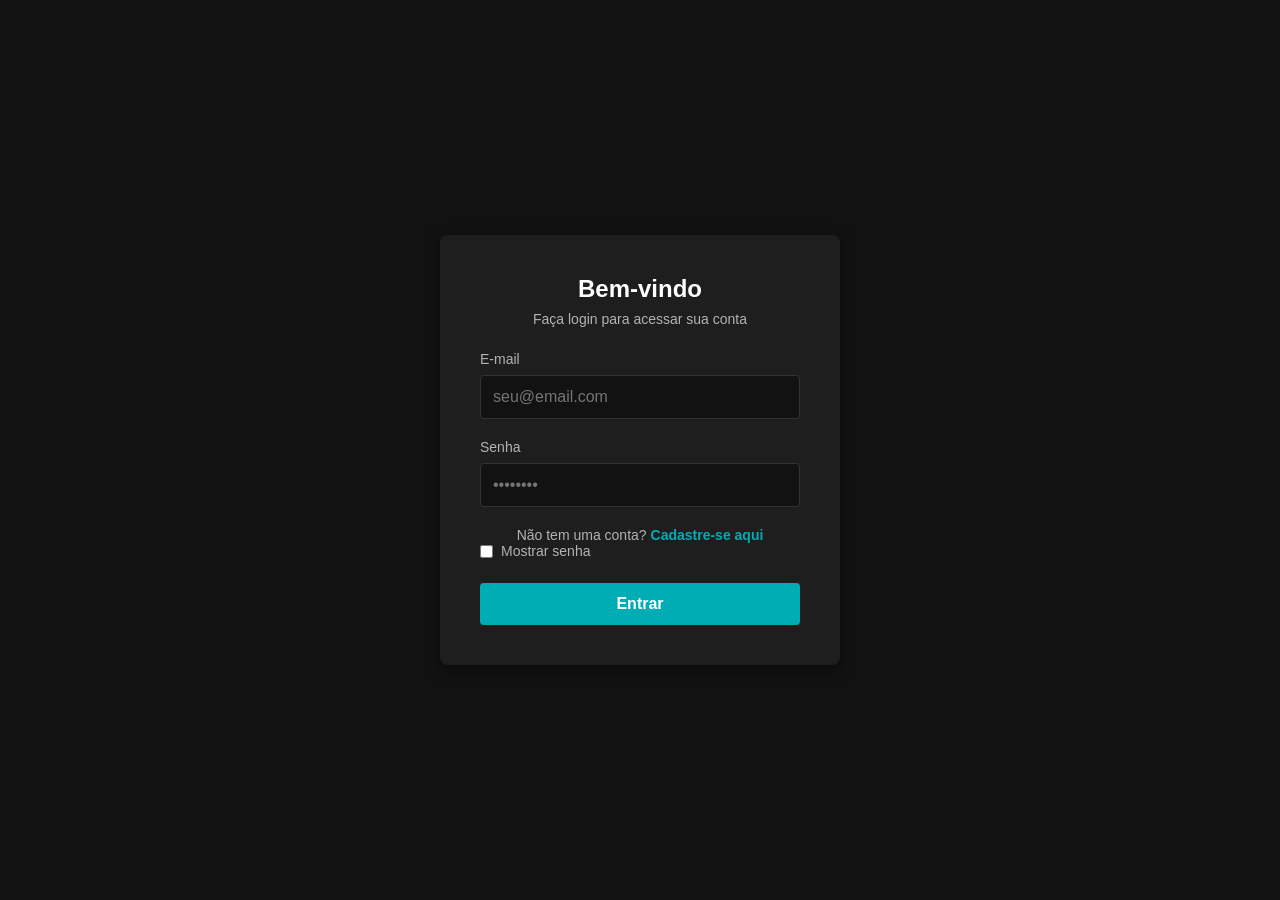
<file: index.html>
<!DOCTYPE html>
<html lang="pt-BR">
<head>
  <meta charset="UTF-8">
  <meta name="viewport" content="width=device-width, initial-scale=1.0">
  <title>Login</title>
  <link rel="stylesheet" href="css/style.css">
</head>
<body>

  <div class="login-container">
    <h2>Bem-vindo</h2>
    <p>Faça login para acessar sua conta</p>
    
    <form>
      <div class="input-group">
        <label for="email">E-mail</label>
        <input type="email" id="email" placeholder="seu@email.com" required>
      </div>
      
      <div class="input-group">
        <label for="senha">Senha</label>
        <input type="password" id="senha" placeholder="••••••••" required>
      </div>
      
      <div class="cadastro-link">
        <p>Não tem uma conta? <a href="createacount.html">Cadastre-se aqui</a></p>
      </div>

      <div class="checkbox-container">
        <input type="checkbox" id="ver-senha">
        <label for="ver-senha">Mostrar senha</label>
      </div>
      
      <button type="submit">Entrar</button>
    </form>
  </div>

  <script src="javascript/script.js"></script>
</body>
</html>
</file>
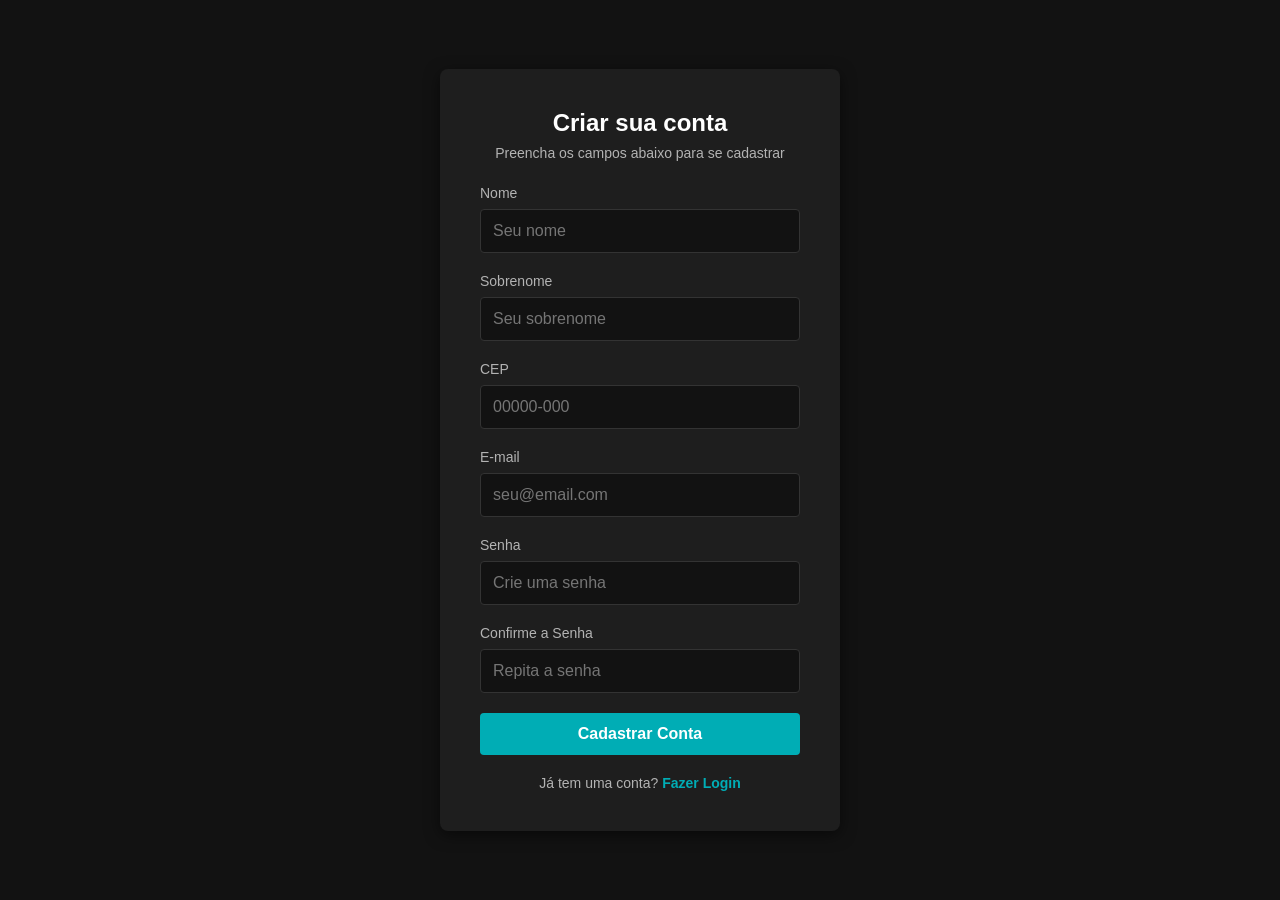
<file: createacount.html>
<!DOCTYPE html>
<html lang="pt-BR">
<head>
  <meta charset="UTF-8">
  <meta name="viewport" content="width=device-width, initial-scale=1.0">
  <title>Criar Conta</title>
  <link rel="stylesheet" href="css/style.css">
</head>
<body>

  <div class="login-container">
    <h2>Criar sua conta</h2>
    <p>Preencha os campos abaixo para se cadastrar</p>
    
    <form id="form-cadastro">
      <div class="input-group">
        <label for="nome">Nome</label>
        <input type="text" id="nome" placeholder="Seu nome" required>
      </div>

      <div class="input-group">
        <label for="sobrenome">Sobrenome</label>
        <input type="text" id="sobrenome" placeholder="Seu sobrenome" required>
      </div>

      <div class="input-group">
        <label for="cep">CEP</label>
        <input type="text" id="cep" placeholder="00000-000" maxlength="9" required>
      </div>
      
      <div class="input-group">
        <label for="email-cadastro">E-mail</label>
        <input type="email" id="email-cadastro" placeholder="seu@email.com" required>
      </div>
      
      <div class="input-group">
        <label for="senha-cadastro">Senha</label>
        <input type="password" id="senha-cadastro" placeholder="Crie uma senha" required>
      </div>

      <div class="input-group">
        <label for="confirma-senha">Confirme a Senha</label>
        <input type="password" id="confirma-senha" placeholder="Repita a senha" required>
      </div>
      
      <button type="submit" id="send-btn">Cadastrar Conta</button>

      <div class="cadastro-link">
        <p>Já tem uma conta? <a href="index.html">Fazer Login</a></p>
      </div>
    </form>
  </div>

  <script src="javascript/cadastro.js"></script>
</body>
</html>
</file>
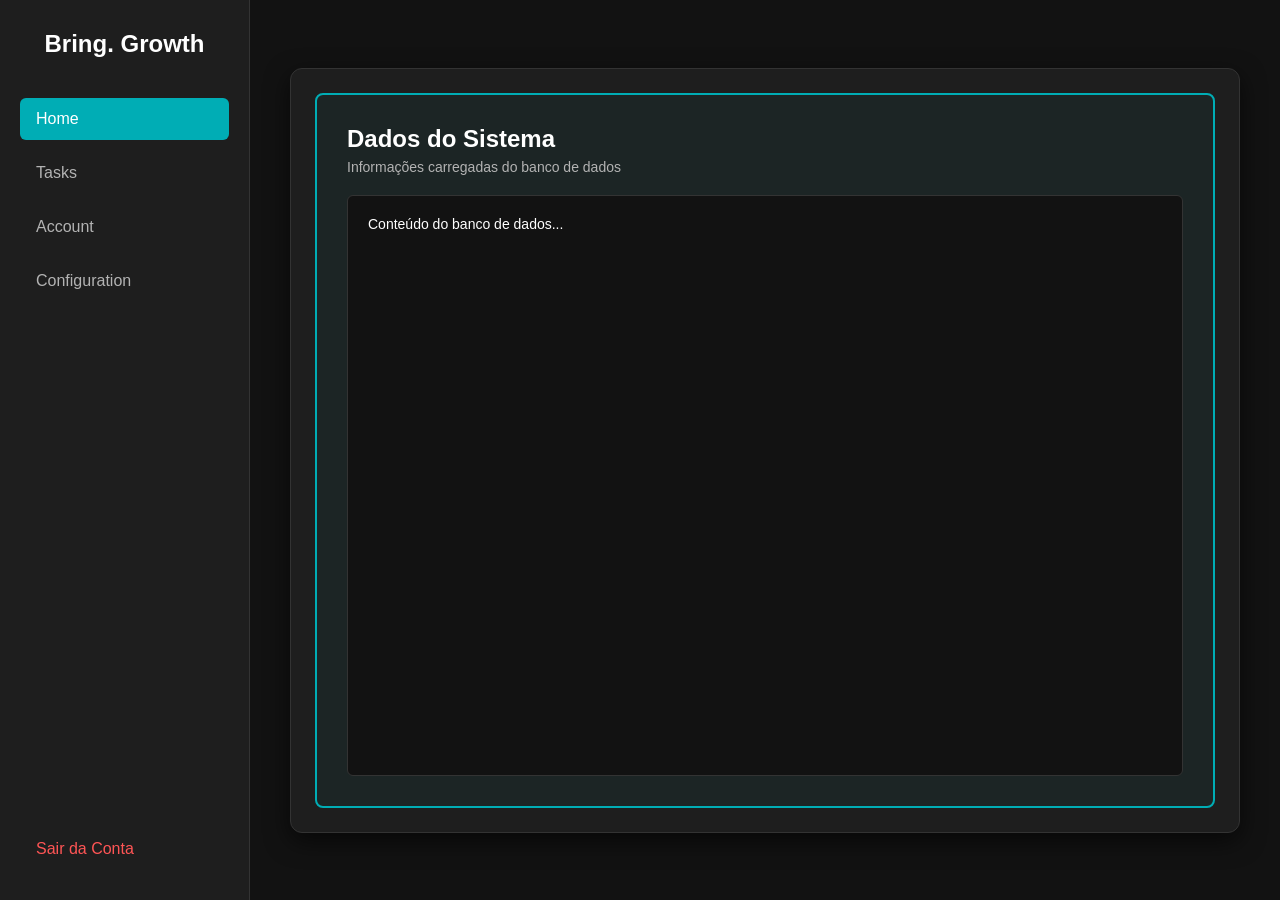
<file: homeScrean.html>
<!DOCTYPE html>
<html lang="pt-BR">
<head>
  <meta charset="UTF-8">
  <meta name="viewport" content="width=device-width, initial-scale=1.0">
  <title>Home</title>
  <link rel="stylesheet" href="css/style.css">
</head>
<body>

  <div class="dashboard-layout">
    
    <aside class="sidebar">
      <h2 class="logo">Bring. Growth</h2>
      
      <nav>
        <a href="homeScrean.html" class="menu-item ativo">Home</a>
        <a href="#" class="menu-item " id="tasks">Tasks</a>
        <a href="#" class="menu-item " id="account">Account</a>
        <a href="#" class="menu-item " id="config">Configuration</a>
      </nav>
      
      <a href="index.html" class="menu-item sair">Sair da Conta</a>
    </aside>
  </div>
  <div class="main-content">
    <div class="frame-container">
      <div class="frame-conteudo">
        <h2>Dados do Sistema</h2>
        <p>Informações carregadas do banco de dados</p>
        
        <div class="dados-wrapper">
          <p style="color: var(--texto-principal);">Conteúdo do banco de dados...</p>
        </div>
      </div>
    </div>
  </div>

  <script src="javascript/home.js"></script>

</body>
</html>
</file>
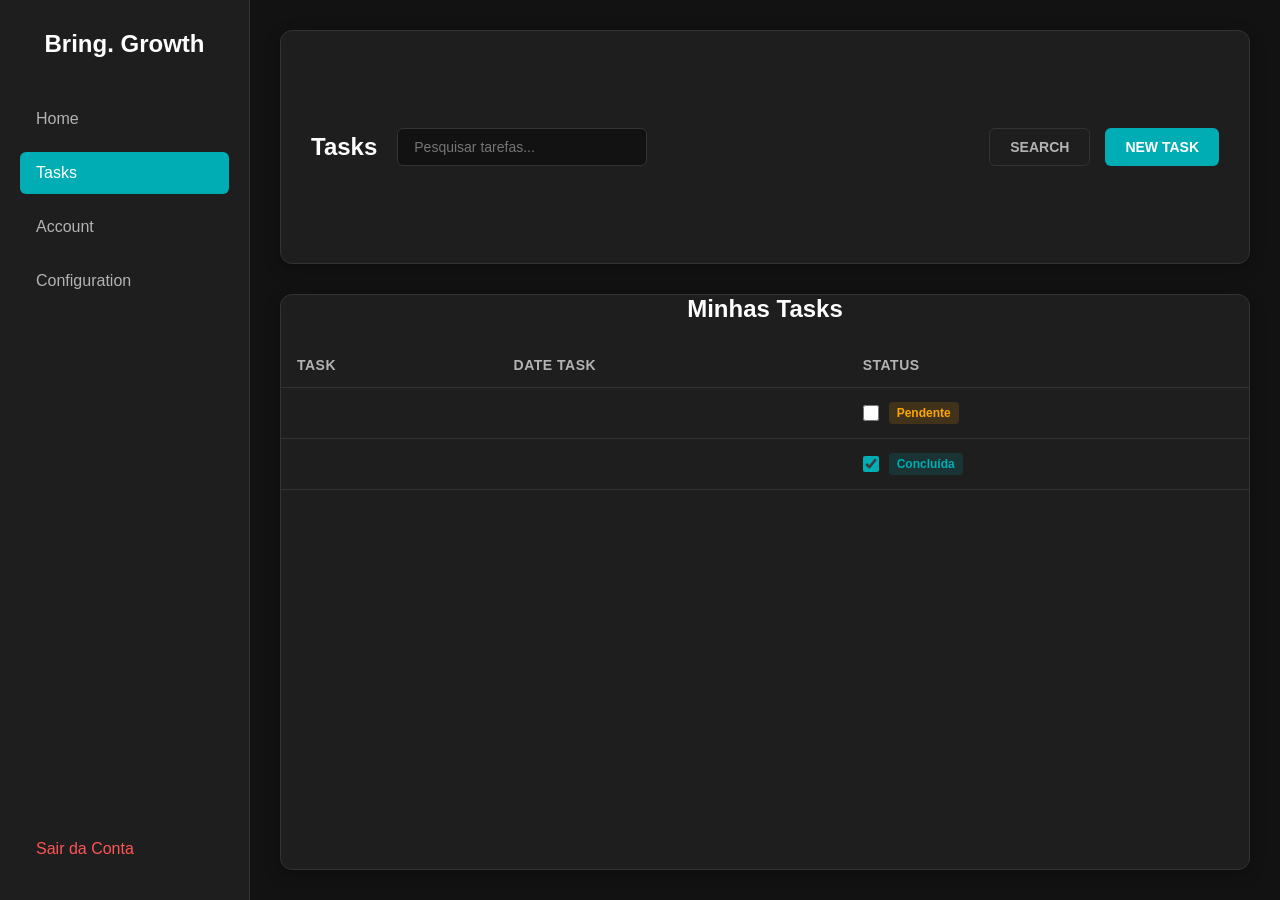
<file: tasksScrean.html>
<!DOCTYPE html>
<html lang="pt-BR">
<head>
  <meta charset="UTF-8">
  <meta name="viewport" content="width=device-width, initial-scale=1.0">
  <title>Tasks</title>
  <link rel="stylesheet" href="css/style.css">
</head>
<body>

  <div class="dashboard-layout">
    
    <aside class="sidebar">
      <h2 class="logo">Bring. Growth</h2>
      
      <nav id="sidebar-nav">
        <a href="homeScrean.html" class="menu-item" id="home">Home</a>
        <a href="#" class="menu-item ativo" id="tasks">Tasks</a>
        <a href="#" class="menu-item" id="account">Account</a>
        <a href="#" class="menu-item" id="config">Configuration</a>
      </nav>
      
      <a href="index.html" class="menu-item sair">Sair da Conta</a>
    </aside>

    <main class="main-content layout-tasks">
            <div class="task-superior">
        
        <div class="task-sup-esquerda">
          <h2>Tasks</h2>
          <input type="text" class="input-pesquisa" placeholder="Pesquisar tarefas...", id="inputSearch">
        </div>

        <div class="task-sup-direita">
          <button class="btn-secundario" id="searchButton">SEARCH</button>
          <button class="btn-primario">NEW TASK</button>
        </div>

      </div>
      
      <div class="task-inferior">
        <h2>Minhas Tasks</h2>
        
        <table class="tabela-tasks">
          <thead>
            <tr>
              <th>TASK</th>
              <th>DATE TASK</th>
              <th>STATUS</th>
            </tr>
          </thead>
          <tbody id="tabela-tasks-corpo">
            <tr>
              <td></td>
              <td></td>
              <td>
                <div class="status-container">
                  <input type="checkbox" class="task-checkbox">
                  <span class="badge pendente">Pendente</span>
                </div>
              </td>
            </tr>
            <tr>
              <td></td>
              <td></td>
              <td>
                <div class="status-container">
                  <input type="checkbox" class="task-checkbox" checked>
                  <span class="badge concluida">Concluída</span>
                </div>
              </td>
            </tr>
          </tbody>
        </table>

      </div>
    </main>

  </div>

  <script src="javascript/tasks.js"></script>

</body>
</html>
</file>
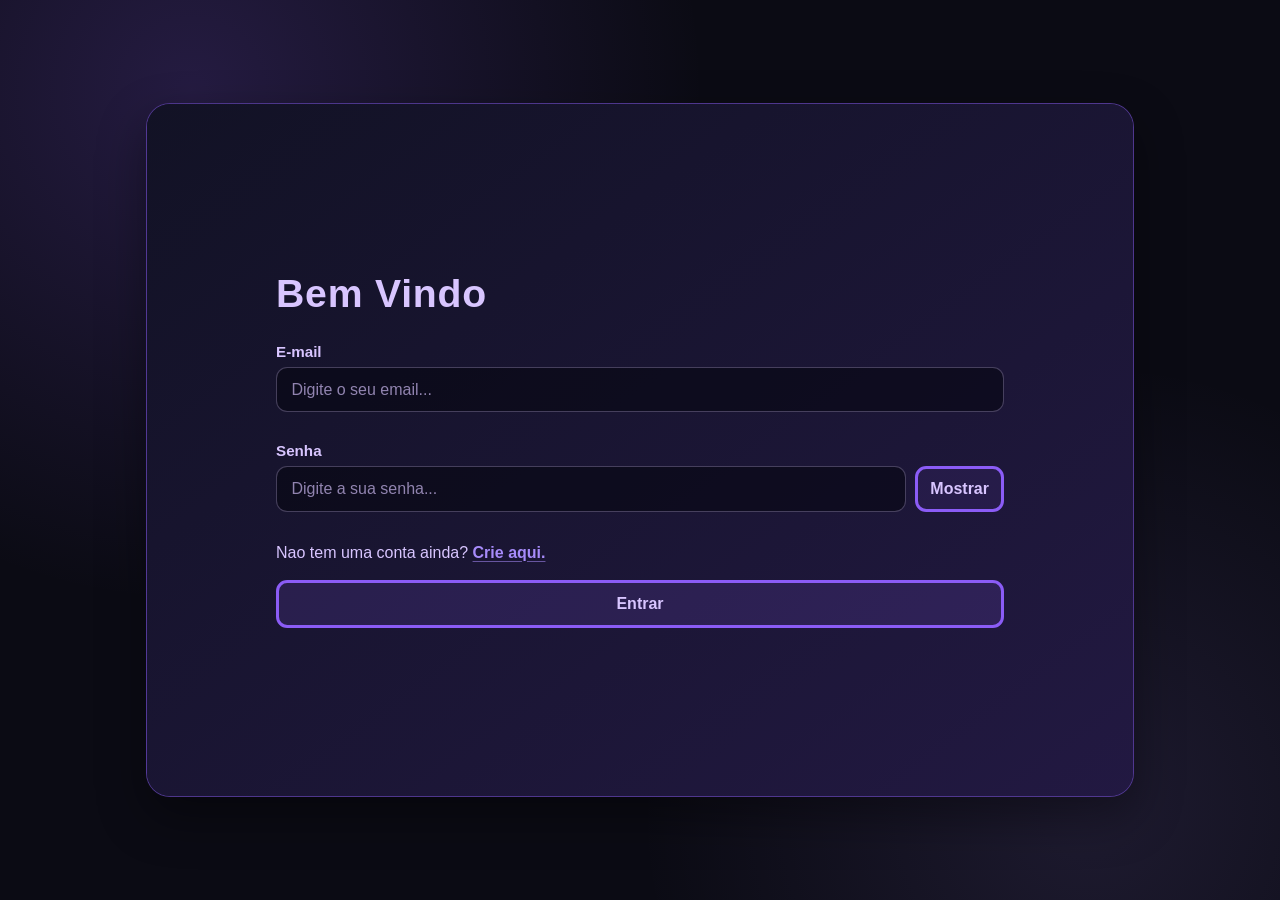
<file: frontend/src/pages/login_screen.html>
<!DOCTYPE html>
<html lang="pt-BR">
  <head>
    <meta charset="UTF-8" />
    <meta name="viewport" content="width=device-width, initial-scale=1.0" />
    <meta name="description" content="Acesse ou crie a sua conta no TASK-HUB." />
    <title>Entrar | TASK-HUB</title>
    <link rel="stylesheet" href="../assets/style/login/login.css" />
    <script src="../utils/show_password.js" defer></script>
  </head>
  <body>
    <main class="login-page">
      <section class="auth-shell" aria-label="Acesso à conta">
        <input
          class="auth-state"
          type="radio"
          name="auth-view"
          id="show-login"
          aria-label="Mostrar formulário de login"
          checked
        />
        <input
          class="auth-state"
          type="radio"
          name="auth-view"
          id="show-register"
          aria-label="Mostrar formulário de cadastro"
        />

        <div class="auth-stage">
          <div class="auth-track">
            <form class="auth-form login-form" action="#" method="post" id="login-form">
              <div class="form-content">
                <h1>Bem Vindo</h1>

                <div class="field">
                  <label for="login-email">E-mail</label>
                  <input
                    id="login-email"
                    name="email"
                    type="email"
                    autocomplete="email"
                    placeholder="Digite o seu email..."
                    required
                  />
                </div>

                <div class="field">
                  <label for="login-password">Senha</label>
                  <div class="password-control">
                    <input
                      id="login-password"
                      name="password"
                      type="password"
                      autocomplete="current-password"
                      placeholder="Digite a sua senha..."
                      required
                    />
                    <button
                      class="password-toggle"
                      type="button"
                      data-password-toggle
                      data-password-target="login-password"
                      aria-controls="login-password"
                      aria-pressed="false"
                      aria-label="Mostrar senha"
                    >
                      Mostrar
                    </button>
                  </div>
                </div>

                <p class="form-switch">
                  Nao tem uma conta ainda?
                  <label class="switch-link" for="show-register">Crie aqui.</label>
                </p>

                <button class="submit-button" id="login-submit" type="submit">Entrar</button>
              </div>
            </form>

            <form class="auth-form register-form" action="#" method="post" id="register-form">
              <div class="form-content">
                <h2>Crie sua conta</h2>

                <div class="register-grid">
                  <div class="register-main">
                    <div class="field">
                      <label for="name_user">Nome</label>
                      <input
                        id="name_user"
                        name="first-name"
                        type="text"
                        autocomplete="given-name"
                        placeholder="Digite o seu nome..."
                        required
                      />
                    </div>

                    <div class="field">
                      <label for="lastname_user">Sobrenome</label>
                      <input
                        id="lastname_user"
                        name="last-name"
                        type="text"
                        autocomplete="family-name"
                        placeholder="Digite o seu sobrenome..."
                        required
                      />
                    </div>

                    <div class="field">
                      <label for="tel_number_user">Número de telefone</label>
                      <input
                        id="tel_number_user"
                        name="phone"
                        type="tel"
                        autocomplete="tel"
                        placeholder="Digite a seu numero de telefone..."
                        required
                      />
                    </div>

                    <div class="field">
                      <label for="email_user">E-mail</label>
                      <input
                        id="email_user"
                        name="email"
                        type="email"
                        autocomplete="email"
                        placeholder="Digite o seu email..."
                        required
                      />
                    </div>

                    <div class="field">
                      <label for="password_user">Senha</label>
                      <div class="password-control">
                        <input
                          id="password_user"
                          name="password"
                          type="password"
                          autocomplete="new-password"
                          placeholder="Digite o sua senha..."
                          required
                        />
                        <button
                          class="password-toggle"
                          type="button"
                          data-password-toggle
                          data-password-target="password_user"
                          aria-controls="password_user"
                          aria-pressed="false"
                          aria-label="Mostrar senha"
                        >
                          Mostrar
                        </button>
                      </div>
                    </div>

                    <div class="field">
                      <label for="register-password-confirmation">Confirmar senha</label>
                      <div class="password-control">
                        <input
                          id="register-password-confirmation"
                          name="password-confirmation"
                          type="password"
                          autocomplete="new-password"
                          placeholder="Digite novamente a senha..."
                          required
                        />
                        <button
                          class="password-toggle"
                          type="button"
                          data-password-toggle
                          data-password-target="register-password-confirmation"
                          aria-controls="register-password-confirmation"
                          aria-pressed="false"
                          aria-label="Mostrar senha"
                        >
                          Mostrar
                        </button>
                      </div>
                    </div>

                    <p class="form-switch">
                      Já tem uma conta?
                      <label class="switch-link" for="show-login">Entre aqui.</label>
                    </p>
                  </div>

                  <aside class="register-side">
                    <div class="avatar-card">
                      <label class="avatar-picker avatar-picker-register" for="register-avatar-input" aria-label="Selecionar imagem de perfil">
                        <input id="register-avatar-input" type="file" accept="image/png, image/jpeg" hidden />
                        <span class="avatar-placeholder">+</span>
                        <p>Clique para adicionar uma foto</p>
                      </label>
                    </div>

                    <div class="register-actions">
                      <button class="submit-button" id="register-submit" type="submit">Criar conta</button>
                    </div>
                  </aside>
                </div>
              </div>
            </form>
          </div>
        </div>
      </section>
    </main>

  <script type="module" src="../services/user/record_user.js"></script>
  <script type="module" src="../services/user/login.js"></script>
</body>
</html>
</file>
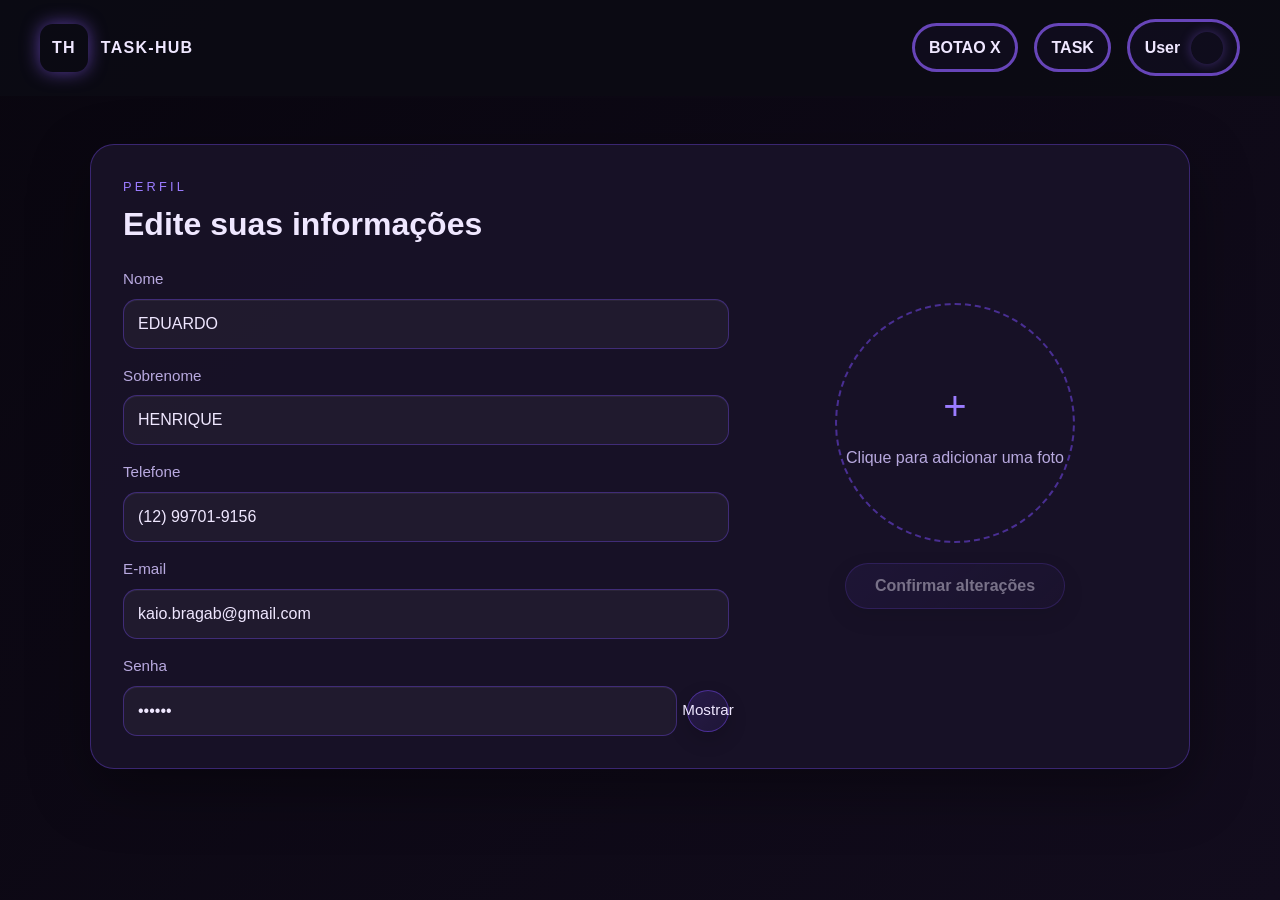
<file: frontend/src/pages/user_screen.html>
<!DOCTYPE html>
<html lang="pt-BR">
<head>
  <meta charset="UTF-8" />
  <meta name="viewport" content="width=device-width, initial-scale=1.0" />
  <title>Usuário | TASK-HUB</title>
  <link rel="stylesheet" href="../assets/style/reset.css" />
  <link rel="stylesheet" href="../assets/style/navbar.css" />
  <link rel="stylesheet" href="../assets/style/index_css/navbar_index.css" />
  <link rel="stylesheet" href="../assets/style/user/user_style.css" />
</head>
<body>
  <div id="navbar-container"></div>

  <main class="user-page">
    <section class="user-card" aria-label="Informações do usuário">
      <div class="user-panel user-panel-left">
        <div class="panel-heading">
          <p class="eyebrow">Perfil</p>
          <h1>Edite suas informações</h1>
        </div>

        <form class="user-form" id="user-form">
          <div class="form-row">
            <label class="field-group">
              <span>Nome</span>
              <div class="field-with-action">
                <input type="text" value="EDUARDO" />
              </div>
            </label>
          </div>

          <div class="form-row">
            <label class="field-group">
              <span>Sobrenome</span>
              <div class="field-with-action">
                <input type="text" value="HENRIQUE" />
              </div>
            </label>
          </div>

          <div class="form-row">
            <label class="field-group">
              <span>Telefone</span>
              <div class="field-with-action">
                <input type="text" value="(12) 99701-9156" />
              </div>
            </label>
          </div>

          <div class="form-row">
            <label class="field-group">
              <span>E-mail</span>
              <div class="field-with-action">
                <input type="email" value="kaio.bragab@gmail.com" />
              </div>
            </label>
          </div>

          <div class="form-row">
            <label class="field-group">
              <span>Senha</span>
              <div class="field-with-action password-field">
                <input id="user-password" type="password" value="123123" />
                <div class="password-actions">
                  <button type="button" class="icon-btn" data-password-toggle data-password-target="user-password" aria-label="Mostrar senha">👁</button>
                </div>
              </div>
            </label>
          </div>
        </form>
      </div>

      <div class="user-panel user-panel-right">
        <div class="avatar-section">
          <label class="avatar-picker" for="avatar-input" aria-label="Selecionar imagem de perfil">
            <input id="avatar-input" type="file" accept="image/png, image/jpeg" hidden />
            <span class="avatar-placeholder">+</span>
            <p>Clique para adicionar uma foto</p>
          </label>

          <button type="button" class="confirm-btn" id="confirm-updates" disabled>Confirmar alterações</button>
        </div>
      </div>
    </section>
  </main>

  <script src="../components/navbar.js"></script>
  <script src="../utils/show_password.js"></script>
  <script type="module" src="../services/pages_js/user_screen.js"></script>
</body>
</html>
</file>
<file: css/style.css>
/* Definição do tema escuro global */
:root {
  --bg-principal: #121212;       /* Fundo ultra escuro */
  --bg-card: #1e1e1e;            /* Fundo do card de login */
  --texto-principal: #ffffff;    /* Texto branco de alto contraste */
  --texto-secundario: #b3b3b3;   /* Texto cinza para elementos de apoio */
  --cor-destaque: #00adb5;       /* Cor dos botões, links e focos */
  --borda: #333333;              /* Cor das bordas dos inputs */
}

/* Reset básico de margens e preenchimentos */
* {
  margin: 0;
  padding: 0;
  box-sizing: border-box;
}

/* Centralização da tela de login na página */
body {
  background-color: var(--bg-principal);
  color: var(--texto-principal);
  font-family: 'Segoe UI', Tahoma, Geneva, Verdana, sans-serif;
  display: flex;
  justify-content: center;
  align-items: center;
  height: 100vh;
}

/* Container principal do login (Card) */
.login-container {
  background-color: var(--bg-card);
  padding: 40px;
  border-radius: 8px;
  box-shadow: 0 4px 15px rgba(0, 0, 0, 0.5);
  width: 100%;
  max-width: 400px;
}

h2 {
  margin-bottom: 8px;
  text-align: center;
}

p {
  color: var(--texto-secundario);
  margin-bottom: 24px;
  font-size: 14px;
  text-align: center;
}

/* Estrutura dos campos de entrada */
.input-group {
  margin-bottom: 20px;
  display: flex;
  flex-direction: column;
}

.input-group label {
  color: var(--texto-secundario);
  margin-bottom: 8px;
  font-size: 14px;
}

.input-group input {
  background-color: var(--bg-principal);
  color: var(--texto-principal);
  border: 1px solid var(--borda);
  padding: 12px;
  border-radius: 4px;
  outline: none;
  font-size: 16px;
  transition: border-color 0.3s;
}

/* Efeito visual quando o usuário clica no input */
.input-group input:focus {
  border-color: var(--cor-destaque);
}

/* Bloco do Checkbox "Mostrar Senha" */
.checkbox-container {
  display: flex;
  align-items: center;
  gap: 8px;
  margin-bottom: 24px;
}

.checkbox-container input {
  cursor: pointer;
  accent-color: var(--cor-destaque); /* Altera a cor interna do "check" */
}

.checkbox-container label {
  color: var(--texto-secundario);
  font-size: 14px;
  cursor: pointer;
  user-select: none; /* Impede seleção acidental de texto ao clicar rápido */
}

/* Botão de Enviar */
button {
  background-color: var(--cor-destaque);
  color: #ffffff;
  border: none;
  padding: 12px;
  width: 100%;
  border-radius: 4px;
  font-size: 16px;
  font-weight: bold;
  cursor: pointer;
  transition: background 0.3s, filter 0.3s;
}

/* Efeito de hover (passar o mouse) no botão */
button:hover {
  filter: brightness(1.15);
}

/* ==========================================
   ESTILOS DA TELA HOME (DASHBOARD COM SIDEBAR)
   ========================================== */

/* Layout principal */
.dashboard-layout {
  display: flex;
  width: 100vw;
  height: 100vh;
  position: absolute;
  top: 0;
  left: 0;
}

/* Área da Sidebar */
.sidebar {
  width: 250px;
  background-color: var(--bg-card);
  border-right: 1px solid var(--borda);
  padding: 30px 20px;
  display: flex;
  flex-direction: column; /* Garante o alinhamento vertical dos filhos */
}

.sidebar .logo {
  color: var(--texto-principal);
  font-size: 24px;
  margin-bottom: 40px;
  text-align: center;
}

.sidebar nav {
  display: flex;
  flex-direction: column;
  gap: 12px;
}

/* Estilo base dos botões */
.menu-item {
  text-decoration: none;
  color: var(--texto-secundario);
  padding: 12px 16px;
  border-radius: 6px;
  font-size: 16px;
  font-weight: 500;
  transition: all 0.3s;
}

.menu-item:hover {
  background-color: #2a2a2a;
  color: var(--texto-principal);
}

.menu-item.ativo {
  background-color: var(--cor-destaque);
  color: #ffffff;
}

.menu-item.ativo:hover {
  filter: brightness(1.1);
}

/* AQUI ESTÁ A MÁGICA: Estilo do botão de Sair fixado embaixo */
.menu-item.sair {
  margin-top: auto; /* Empurra o botão para o final da sidebar */
  color: #ff5555;   
}

.menu-item.sair:hover {
  background-color: rgba(255, 85, 85, 0.1);
  color: #ff5555;
}

.main-content {
  flex: 1;
  background-color: var(--bg-principal);
  padding: 40px;
  display: flex;
  justify-content: center;
  align-items: center;
  height: 100vh;
  box-sizing: border-box;

  /* A SOLUÇÃO: Força o conteúdo a começar exatamente onde a sidebar termina */
  margin-left: 250px; 
  
  /* Garante que se o layout usar absoluto, o conteúdo não suma */
  position: relative; 
}

.href{
  color: var(--cor-destaque);
  text-decoration: none;
  font-weight: bold;
  transition: color 0.3s;
  text-align: center;
  align-items: center;
}

/* ==========================================
   ESTILOS DE LINKS DE CADASTRO
   ========================================== */

.cadastro-link {
  margin-top: 20px;
  text-align: center;
  font-size: 14px;
}

.cadastro-link p {
  color: var(--texto-secundario);
  margin-bottom: 0; /* Reseta a margem padrão */
}

.cadastro-link a {
  color: var(--cor-destaque);
  text-decoration: none;
  font-weight: bold;
  transition: color 0.3s;
}

.cadastro-link a:hover {
  text-decoration: underline;
  filter: brightness(1.2);
}

/* ==========================================
   ESTILOS DO FRAME CENTRAL DE DADOS
   ========================================== */

/* Remove o alinhamento central padrão do main-content para o frame ocupar o espaço correto,
   ou mantém se quiser ele exatamente como no desenho */
.main-content {
  flex: 1;                     /* Ocupa todo o espaço restante à direita da sidebar */
  background-color: var(--bg-principal);
  padding: 40px;               /* Margem interna para o frame não colar nas bordas da tela */
  display: flex;
  justify-content: center;     /* Centraliza o frame horizontalmente no espaço disponível */
  align-items: center;         /* Centraliza o frame verticalmente */
  height: 100%;                /* Garante que ocupe a altura total da tela */
  box-sizing: border-box;
}

/* O "retângulo preto" externo do desenho */
.frame-container {
  background-color: var(--bg-card); /* Mesma cor dos cards/sidebar */
  border: 1px solid var(--borda);
  border-radius: 12px;
  padding: 24px; /* Espessura da "borda" preta interna que aparece no desenho */
  width: 100%;
  height: 100%;
  max-width: 1200px; /* Evita que estique demais em telas ultra-wide */
  max-height: 80vh;  /* Limita a altura máxima para ficar proporcional */
  box-shadow: 0 8px 24px rgba(0, 0, 0, 0.6);
  display: flex;
}

/* O "retângulo azul" interno do desenho (Área dos dados) */
.frame-conteudo {
  flex: 1;
  background-color: rgba(0, 173, 181, 0.05); /* Usa a sua --cor-destaque bem sutil no fundo */
  border: 2px solid var(--cor-destaque);       /* Borda destacada em ciano */
  border-radius: 8px;
  padding: 30px;
  overflow-y: auto; /* Garante scroll caso venham muitos dados do banco */
  display: flex;
  flex-direction: column;
}

/* Ajuste fino para os textos dentro do frame de dados */
.frame-conteudo h2 {
  text-align: left;
  color: var(--texto-principal);
  margin-bottom: 6px;
}

.frame-conteudo p {
  text-align: left;
  margin-bottom: 20px;
}

/* Container opcional para organizar as informações que vêm do banco */
.dados-wrapper {
  flex: 1;
  background-color: var(--bg-principal);
  border: 1px solid var(--borda);
  border-radius: 6px;
  padding: 20px;
}

.dashboard-layout {
  display: flex;
  width: 100vw;
  height: 100vh;
  /* Remova position: absolute se houver necessidade, ou garanta o fluxo abaixo: */
  overflow: hidden; 
}

.frame-container {
  background-color: var(--bg-card);
  border: 1px solid var(--borda);
  border-radius: 12px;
  padding: 24px;
  
  /* Faz o frame se adaptar bem ao espaço que sobrou ao lado da sidebar */
  width: 100%;
  height: 100%;
  max-width: 1000px;  /* Largura máxima confortável */
  max-height: 85vh;   /* Altura máxima para não cortar no topo/fundo */
  
  box-shadow: 0 8px 24px rgba(0, 0, 0, 0.6);
  display: flex;
  box-sizing: border-box;
}

/* ==========================================
   ESTILOS DA TELA TASKS (DUAS DIVS)
   ========================================== */

/* Modifica o flex para empilhar os elementos (coluna) e preencher o espaço */
/* Modifica o flex para empilhar os elementos e remove o espaço extra */
.main-content.layout-tasks {
  flex-direction: column;
  justify-content: flex-start; 
  align-items: stretch;
  
  /* Mantém 30px de respiro (margem interna) em todos os 4 lados */
  padding: 30px;               
  
  /* A CORREÇÃO: Zera a margem esquerda que estava empurrando os blocos para longe da sidebar */
  margin-left: 0;              
  
  gap: 30px;                   /* Cria o espaço entre a div superior e inferior */
}

/* Div de cima */
.task-superior {
  background-color: var(--bg-card); /* Mesma cor da Sidebar */
  border: 1px solid var(--borda);
  border-radius: 12px;
  box-shadow: 0 4px 15px rgba(0, 0, 0, 0.3);
  
  /* A mágica da proporção: isso diz que ela ocupa 1 parte do espaço flexível */
  flex: 1; 
}

/* Div de baixo */
.task-inferior {
  background-color: var(--bg-card); /* Mesma cor da Sidebar */
  border: 1px solid var(--borda);
  border-radius: 12px;
  box-shadow: 0 4px 15px rgba(0, 0, 0, 0.3);
  
  /* Aqui dizemos que ela ocupa 3 partes (sendo 3x maior que a div superior) */
  flex: 3; 
}

/* ==========================================
   ESTILOS DA TABELA DE TASKS
   ========================================== */

.tabela-tasks {
  width: 100%;
  border-collapse: collapse; /* Remove espaços duplos nas bordas */
  margin-top: 20px;
  text-align: left;
}

.tabela-tasks th, 
.tabela-tasks td {
  padding: 14px 16px;
  border-bottom: 1px solid var(--borda);
}

.tabela-tasks th {
  color: var(--texto-secundario);
  font-size: 14px;
  text-transform: uppercase; /* Deixa o cabeçalho em letras maiúsculas */
  font-weight: 600;
  letter-spacing: 0.5px;
}

.tabela-tasks td {
  color: var(--texto-principal);
  font-size: 15px;
}

/* Zebra striping opcional (deixa linhas alternadas ligeiramente mais escuras) */
.tabela-tasks tbody tr:hover {
  background-color: rgba(255, 255, 255, 0.02);
}

/* Estilização básica para as tags de Status (complete) */
.badge {
  padding: 4px 8px;
  border-radius: 4px;
  font-size: 12px;
  font-weight: bold;
}

.badge.pendente {
  background-color: rgba(255, 165, 0, 0.15);
  color: #ffa500;
}

.badge.concluida {
  background-color: rgba(0, 173, 181, 0.15); /* Usa a sua cor de destaque */
  color: var(--cor-destaque);
}
/* Container para alinhar o checkbox e o texto do status lado a lado */
.status-container {
  display: flex;
  align-items: center;
  gap: 10px; /* Espaço entre o checkbox e a tag de texto */
}

/* Estilização do checkbox dentro da tabela */
.task-checkbox {
  width: 16px;
  height: 16px;
  cursor: pointer;
  accent-color: var(--cor-destaque); /* Faz o "check" ficar azul ciano quando marcado */
}

/* ==========================================
   ESTILOS DA DIV SUPERIOR (PESQUISA E BOTÕES)
   ========================================== */

/* Transforma a div superior em um container Flexbox */
.task-superior {
  display: flex;
  justify-content: space-between; /* Empurra um grupo pra esquerda e outro pra direita */
  align-items: center;            /* Centraliza verticalmente */
  padding: 20px 30px;             /* Adiciona um espaçamento interno */
}

/* Agrupamento da Esquerda */
.task-sup-esquerda {
  display: flex;
  align-items: center;
  gap: 20px; /* Espaço entre o H2 e a barra de pesquisa */
}

.task-sup-esquerda h2 {
  margin-bottom: 0; /* Remove a margem do H2 original para alinhar perfeito */
}

/* Estilo do Campo de Pesquisa */
.input-pesquisa {
  background-color: var(--bg-principal);
  color: var(--texto-principal);
  border: 1px solid var(--borda);
  padding: 10px 16px;
  border-radius: 6px;
  outline: none;
  font-size: 14px;
  width: 250px;
  transition: border-color 0.3s;
}

.input-pesquisa:focus {
  border-color: var(--cor-destaque);
}

/* Agrupamento da Direita (Botões) */
.task-sup-direita {
  display: flex;
  gap: 15px; /* Espaço entre os dois botões */
}

/* Botão Primário (Mesmo estilo do botão principal de login) */
.btn-primario {
  background-color: var(--cor-destaque);
  color: #ffffff;
  border: none;
  padding: 10px 20px;
  border-radius: 6px;
  font-size: 14px;
  font-weight: bold;
  cursor: pointer;
  transition: filter 0.3s;
  width: auto; /* Remove o width: 100% que pode estar herdando do CSS global */
}

.btn-primario:hover {
  filter: brightness(1.15);
}

/* Botão Secundário (Apenas com borda) */
.btn-secundario {
  background-color: transparent;
  color: var(--texto-secundario);
  border: 1px solid var(--borda);
  padding: 10px 20px;
  border-radius: 6px;
  font-size: 14px;
  font-weight: bold;
  cursor: pointer;
  transition: all 0.3s;
  width: auto;
}

.btn-secundario:hover {
  border-color: var(--cor-destaque);
  color: var(--texto-principal);
}
</file>
<file: frontend/src/assets/style/login/login.css>
:root {
  --background: #0b0b14;
  --surface: #121225;
  --surface-light: #1b1834;
  --purple: #8b5cf6;
  --purple-light: #a78bfa;
  --lilac: #d8c5ff;
  --text: #f5ebff;
  --border: rgba(139, 92, 246, 0.48);
}

* {
  box-sizing: border-box;
}

body {
  min-width: 320px;
  min-height: 100vh;
  margin: 0;
  font-family: "Segoe UI", Tahoma, Geneva, Verdana, sans-serif;
  color: var(--lilac);
  background:
    radial-gradient(circle at 15% 10%, rgba(139, 92, 246, 0.2), transparent 32rem),
    radial-gradient(circle at 85% 90%, rgba(167, 139, 250, 0.12), transparent 28rem),
    var(--background);
}

button,
input {
  font: inherit;
}

.login-page {
  display: grid;
  min-height: 100vh;
  place-items: center;
  padding: 2vh 0;
}

.auth-shell {
  display: grid;
  width: min(92vw, 64rem);
  place-items: center;
  padding: clamp(10px, 1.4vw, 20px);
}

.auth-state {
  position: absolute;
  width: 1px;
  height: 1px;
  overflow: hidden;
  clip: rect(0 0 0 0);
  clip-path: inset(50%);
  white-space: nowrap;
}

.auth-stage {
  position: relative;
  width: 100%;
  overflow: hidden;
  isolation: isolate;
  border: 1px solid var(--border);
  border-radius: 1.5rem;
  background: linear-gradient(120deg, #121225 0%, #19152f 48%, #211843 100%);
  background-size: 200% 200%;
  background-position: 0% 50%;
  box-shadow: 0 1.25rem 3rem rgba(0, 0, 0, 0.38);
  transition: background-position 650ms ease;
}

.auth-stage::before {
  position: absolute;
  z-index: 1;
  inset: -30%;
  content: "";
  pointer-events: none;
  background: linear-gradient(
    112deg,
    transparent 39%,
    rgba(167, 139, 250, 0.24) 50%,
    transparent 61%
  );
  opacity: 0.8;
  transform: translateX(-65%);
  transition: transform 650ms ease, opacity 650ms ease;
}

.auth-track {
  position: relative;
  z-index: 2;
  display: flex;
  width: 200%;
  transition: transform 650ms cubic-bezier(0.65, 0, 0.35, 1);
}

.auth-form {
  display: flex;
  width: 50%;
  padding: clamp(10px, 2vw, 20px);
  align-items: center;
  justify-content: center;
  background: linear-gradient(145deg, rgba(18, 18, 37, 0.96), rgba(35, 25, 68, 0.88));
}

.form-content {
  display: flex;
  width: min(100%, 48rem);
  margin: 0;
  padding: clamp(10px, 1.8vw, 20px);
  flex-direction: column;
  gap: 0.95rem;
}

.form-content h1,
.form-content h2 {
  margin: 0 0 0.25rem;
  color: var(--lilac);
  font-size: clamp(1.8rem, 4vw, 2.45rem);
  letter-spacing: 0.02em;
}

.register-grid {
  display: grid;
  grid-template-columns: minmax(0, 1.15fr) minmax(220px, 0.85fr);
  gap: 1.2rem;
  align-items: center;
}

.register-main,
.register-side {
  display: flex;
  flex-direction: column;
}

.register-main {
  gap: 0.15rem;
}

.register-side {
  align-items: center;
  justify-content: center;
  gap: 1rem;
  min-height: 100%;
  padding-top: 0.35rem;
}

.field {
  display: flex;
  padding: 0.45rem 0;
  flex-direction: column;
  gap: 0.45rem;
}

.field label {
  color: var(--lilac);
  font-size: 0.95rem;
  font-weight: 600;
}

.field input {
  width: 100%;
  min-height: 2.85rem;
  padding: 0.75rem 0.9rem;
  border: 1px solid rgba(216, 197, 255, 0.28);
  border-radius: 0.7rem;
  outline: none;
  color: var(--text);
  background: rgba(7, 7, 18, 0.62);
  transition: border-color 180ms ease, box-shadow 180ms ease, background 180ms ease;
}

.field input::placeholder {
  color: rgba(216, 197, 255, 0.65);
}

.field input:hover {
  border-color: rgba(167, 139, 250, 0.55);
}

.field input:focus-visible {
  border-color: var(--purple-light);
  background: rgba(17, 13, 35, 0.86);
  box-shadow: 0 0 0 3px rgba(139, 92, 246, 0.22);
}

.avatar-card {
  display: flex;
  flex-direction: column;
  align-items: center;
  justify-content: center;
  gap: 0.65rem;
}

.avatar-picker {
  width: 11rem;
  height: 11rem;
  display: flex;
  flex-direction: column;
  align-items: center;
  justify-content: center;
  gap: 0.35rem;
  border: 2px dashed rgba(139, 92, 246, 0.55);
  border-radius: 50%;
  background: rgba(139, 92, 246, 0.08);
  color: var(--lilac);
  text-align: center;
  cursor: pointer;
  transition: border-color 180ms ease, transform 180ms ease, background 180ms ease;
}

.avatar-picker:hover {
  border-color: var(--purple-light);
  transform: translateY(-2px);
  background: rgba(139, 92, 246, 0.16);
}

.avatar-placeholder {
  font-size: 2.2rem;
  line-height: 1;
  color: var(--purple-light);
}

.avatar-picker p {
  margin: 0;
  font-size: 0.8rem;
  line-height: 1.25;
  color: rgba(216, 197, 255, 0.84);
  padding: 0 0.4rem;
}

.password-control {
  display: grid;
  grid-template-columns: minmax(0, 1fr) auto;
  align-items: center;
  gap: 0.6rem;
}

.password-toggle,
.submit-button {
  border: 3px solid var(--purple);
  border-radius: 0.7rem;
  color: var(--lilac);
  font-weight: 700;
  cursor: pointer;
  transition: background 180ms ease, border-color 180ms ease, box-shadow 180ms ease,
    transform 180ms ease;
}

.password-toggle {
  min-height: 2.85rem;
  padding: 0.55rem 0.75rem;
  background: rgba(139, 92, 246, 0.08);
}

.submit-button {
  width: 100%;
  min-height: 3rem;
  padding: 0.7rem 1rem;
  background: rgba(139, 92, 246, 0.14);
}

.register-actions {
  display: flex;
  justify-content: center;
  align-items: center;
  width: 100%;
}

.register-actions .submit-button {
  width: min(100%, 12rem);
}

.password-toggle:hover,
.password-toggle:focus-visible,
.submit-button:hover,
.submit-button:focus-visible {
  border-color: var(--purple-light);
  outline: none;
  background: rgba(139, 92, 246, 0.26);
  box-shadow: 0 0.55rem 1.35rem rgba(139, 92, 246, 0.18);
}

.submit-button:hover,
.submit-button:focus-visible {
  transform: translateY(-2px);
}

.password-toggle:active,
.submit-button:active {
  transform: translateY(0);
}

.form-switch {
  margin: 0.4rem 0 0;
  color: var(--lilac);
  line-height: 1.5;
}

.switch-link {
  color: var(--purple-light);
  font-weight: 700;
  text-decoration: underline;
  text-decoration-color: rgba(167, 139, 250, 0.55);
  text-underline-offset: 0.18rem;
  cursor: pointer;
  transition: color 180ms ease, text-decoration-color 180ms ease;
}

.switch-link:hover {
  color: var(--lilac);
  text-decoration-color: var(--lilac);
}

#show-login:focus-visible ~ .auth-stage label[for="show-login"],
#show-register:focus-visible ~ .auth-stage label[for="show-register"] {
  outline: 2px solid var(--purple-light);
  outline-offset: 0.25rem;
}

#show-register:checked ~ .auth-stage {
  background-position: 100% 50%;
}

#show-register:checked ~ .auth-stage::before {
  opacity: 1;
  transform: translateX(65%);
}

#show-register:checked ~ .auth-stage .auth-track {
  transform: translateX(-50%);
}

@media (max-width: 760px) {
  .register-grid {
    grid-template-columns: 1fr;
  }

  .register-side {
    align-items: flex-start;
    padding-top: 0;
  }

  .register-actions {
    justify-content: flex-start;
  }

  .register-actions .submit-button {
    width: 100%;
  }
}

@media (max-width: 620px) {
  .auth-stage {
    border-radius: 1rem;
  }

  .auth-form,
  .form-content {
    padding: 10px;
  }

  .password-control {
    gap: 0.45rem;
  }

  .password-toggle {
    padding: 0.55rem;
    font-size: 0.9rem;
  }
}

@media (prefers-reduced-motion: reduce) {
  .auth-stage,
  .auth-stage::before,
  .auth-track,
  .field input,
  .password-toggle,
  .submit-button,
  .switch-link {
    transition-duration: 1ms;
  }
}
</file>
<file: frontend/src/assets/style/navbar.css>
.navbar .top-nav {
  align-items: center;
}

.navbar .top-nav a {
  display: inline-flex;
  align-items: center;
  justify-content: center;
  min-height: 2.8rem;
  border: 3px solid rgba(139, 92, 246, 0.72);
  background: rgba(139, 92, 246, 0.04);
}

.navbar .top-nav a:hover,
.navbar .top-nav a:focus-visible {
  border-color: var(--primary-purple);
  background: rgba(139, 92, 246, 0.2);
  box-shadow: 0 0.5rem 1.2rem rgba(139, 92, 246, 0.14);
}

.navbar .profile-link {
  gap: 0.65rem;
}

.profile-avatar {
  display: inline-block;
  width: 2rem;
  height: 2rem;
  flex: 0 0 2rem;
  border: 2px solid var(--primary-purple);
  border-radius: 50%;
  background: radial-gradient(circle at 38% 32%, var(--light-purple), #5f3bb0 72%);
  background-size: cover;
  background-position: center;
  box-shadow: 0 0 0.75rem rgba(139, 92, 246, 0.38);
  overflow: hidden;
}

.home-main {
  position: relative;
  min-height: calc(100vh - 5.5rem);
  overflow: hidden;
}

.home-main::before,
.home-main::after {
  position: absolute;
  content: "";
  pointer-events: none;
  border-radius: 50%;
  filter: blur(0.4rem);
}

.home-main::before {
  top: -12rem;
  right: -8rem;
  width: 28rem;
  height: 28rem;
  border: 1px solid rgba(167, 139, 250, 0.12);
  box-shadow: inset 0 0 5rem rgba(139, 92, 246, 0.08);
}

.home-main::after {
  bottom: -16rem;
  left: -10rem;
  width: 30rem;
  height: 30rem;
  background: radial-gradient(circle, rgba(139, 92, 246, 0.12), transparent 68%);
}

.home-hero {
  min-height: inherit;
}

@media (max-width: 700px) {
  .navbar .top-nav a {
    min-height: 2.6rem;
  }

  .home-main {
    min-height: calc(100vh - 10.5rem);
  }
}
</file>
<file: frontend/src/assets/style/index_css/navbar_index.css>
.site-header {
  display: flex;
  justify-content: space-between;
  align-items: center;
  padding: 1.2rem 2.5rem;
  background: rgba(11, 11, 20, 0.95);
  border-bottom: 1px solid var(--border-color);
  position: sticky;
  top: 0;
  z-index: 10;
}

.brand {
  display: flex;
  align-items: center;
  gap: 0.8rem;
  text-decoration: none;
  color: var(--light-purple);
  font-weight: 700;
  letter-spacing: 0.08em;
  text-transform: uppercase;
}

.brand-mark {
  display: grid;
  place-items: center;
  width: 3rem;
  height: 3rem;
  border: 2px solid var(--primary-purple);
  border-radius: 0.8rem;
  color: var(--light-purple);
  box-shadow: 0 0 18px rgba(139, 92, 246, 0.6);
  font-size: 1rem;
}

.top-nav {
  display: flex;
  gap: 1rem;
}

.top-nav a {
  color: var(--light-purple);
  text-decoration: none;
  font-weight: 600;
  padding: 0.6rem 0.9rem;
  border-radius: 999px;
  transition: background 0.2s ease, transform 0.2s ease;
}

.top-nav a:hover,
.top-nav a:focus-visible {
  background: rgba(139, 92, 246, 0.18);
  transform: translateY(-1px);
}

.page-content {
  padding: 2rem 2.5rem 3rem;
}

.intro {
  max-width: 900px;
  margin: 0 auto;
  padding: 2rem;
  border: 1px solid var(--border-color);
  border-radius: 1rem;
  background: rgba(18, 18, 37, 0.95);
  box-shadow: 0 12px 30px rgba(0, 0, 0, 0.22);
}

.intro h1,
.intro p {
  color: var(--light-purple);
}

.intro h1 {
  margin-bottom: 0.8rem;
  font-size: 2rem;
}

.intro p {
  line-height: 1.7;
}

@media (max-width: 700px) {
  .site-header {
    flex-direction: column;
    gap: 0.9rem;
    padding: 1rem 1.2rem;
  }

  .top-nav {
    flex-wrap: wrap;
    justify-content: center;
  }

  .page-content {
    padding: 1.2rem;
  }

  .intro {
    padding: 1.3rem;
  }
}
</file>
<file: frontend/src/assets/style/user/user_style.css>
:root {
  color-scheme: dark;
  --bg: #0f0b18;
  --panel: rgba(25, 18, 40, 0.95);
  --border: #7c4dff;
  --text: #efe7ff;
  --muted: #b8a9df;
  --accent: #9b7cff;
}

body {
  min-height: 100vh;
  background: linear-gradient(135deg, #09060f 0%, #120c1d 100%);
  color: var(--text);
  font-family: 'Segoe UI', sans-serif;
}

.user-page {
  padding: 48px 24px 64px;
  display: flex;
  justify-content: center;
}

.user-card {
  width: min(1100px, 100%);
  display: grid;
  grid-template-columns: 1.2fr 0.8fr;
  gap: 24px;
  background: var(--panel);
  border: 1px solid rgba(124, 77, 255, 0.35);
  border-radius: 24px;
  padding: 32px;
  box-shadow: 0 20px 60px rgba(0, 0, 0, 0.35);
}

.user-panel {
  display: flex;
  flex-direction: column;
  gap: 20px;
}

.panel-heading h1 {
  font-size: 2rem;
  color: var(--text);
  margin-top: 4px;
}

.eyebrow {
  text-transform: uppercase;
  letter-spacing: 0.25em;
  color: var(--accent);
  font-size: 0.8rem;
}

.user-form {
  display: flex;
  flex-direction: column;
  gap: 16px;
}

.form-row {
  display: flex;
  flex-direction: column;
}

.field-group {
  display: flex;
  flex-direction: column;
  gap: 8px;
  color: var(--muted);
}

.field-group span {
  font-size: 0.95rem;
}

.field-with-action {
  display: flex;
  gap: 10px;
  align-items: center;
}

.field-with-action input {
  flex: 1;
  padding: 12px 14px;
  border-radius: 14px;
  border: 1px solid rgba(124, 77, 255, 0.35);
  background: rgba(255, 255, 255, 0.04);
  color: var(--text);
  box-shadow: inset 0 1px 0 rgba(255, 255, 255, 0.05);
}

.field-with-action input:focus {
  outline: none;
  border-color: var(--accent);
  box-shadow: 0 0 0 2px rgba(155, 124, 255, 0.2);
}

.ghost-btn,
.confirm-btn,
.icon-btn {
  border: 1px solid rgba(124, 77, 255, 0.45);
  background: linear-gradient(135deg, rgba(124, 77, 255, 0.16), rgba(124, 77, 255, 0.08));
  color: var(--text);
  padding: 10px 14px;
  border-radius: 999px;
  cursor: pointer;
  transition: 180ms ease;
  box-shadow: 0 8px 20px rgba(0, 0, 0, 0.16);
}

.ghost-btn:hover,
.confirm-btn:hover:not(:disabled),
.icon-btn:hover {
  background: rgba(124, 77, 255, 0.24);
  transform: translateY(-1px);
}

.password-field {
  align-items: center;
}

.password-actions {
  display: flex;
  gap: 8px;
  align-items: center;
}

.icon-btn {
  width: 42px;
  height: 42px;
  display: inline-flex;
  align-items: center;
  justify-content: center;
  padding: 0;
  font-size: 0.95rem;
}

.avatar-section {
  display: flex;
  flex-direction: column;
  align-items: center;
  justify-content: center;
  gap: 20px;
  height: 100%;
}

.avatar-picker {
  width: 240px;
  height: 240px;
  border: 2px dashed rgba(124, 77, 255, 0.5);
  border-radius: 50%;
  display: flex;
  flex-direction: column;
  align-items: center;
  justify-content: center;
  gap: 10px;
  text-align: center;
  color: var(--muted);
  cursor: pointer;
  transition: 180ms ease;
}

.avatar-picker:hover {
  border-color: var(--accent);
  background: rgba(155, 124, 255, 0.1);
}

.avatar-placeholder {
  font-size: 2.5rem;
  color: var(--accent);
}

.confirm-btn {
  min-width: 220px;
  font-weight: 600;
}

.confirm-btn:disabled {
  cursor: not-allowed;
  opacity: 0.45;
}

@media (max-width: 860px) {
  .user-card {
    grid-template-columns: 1fr;
  }

  .avatar-section {
    padding-top: 8px;
  }
}
</file>
